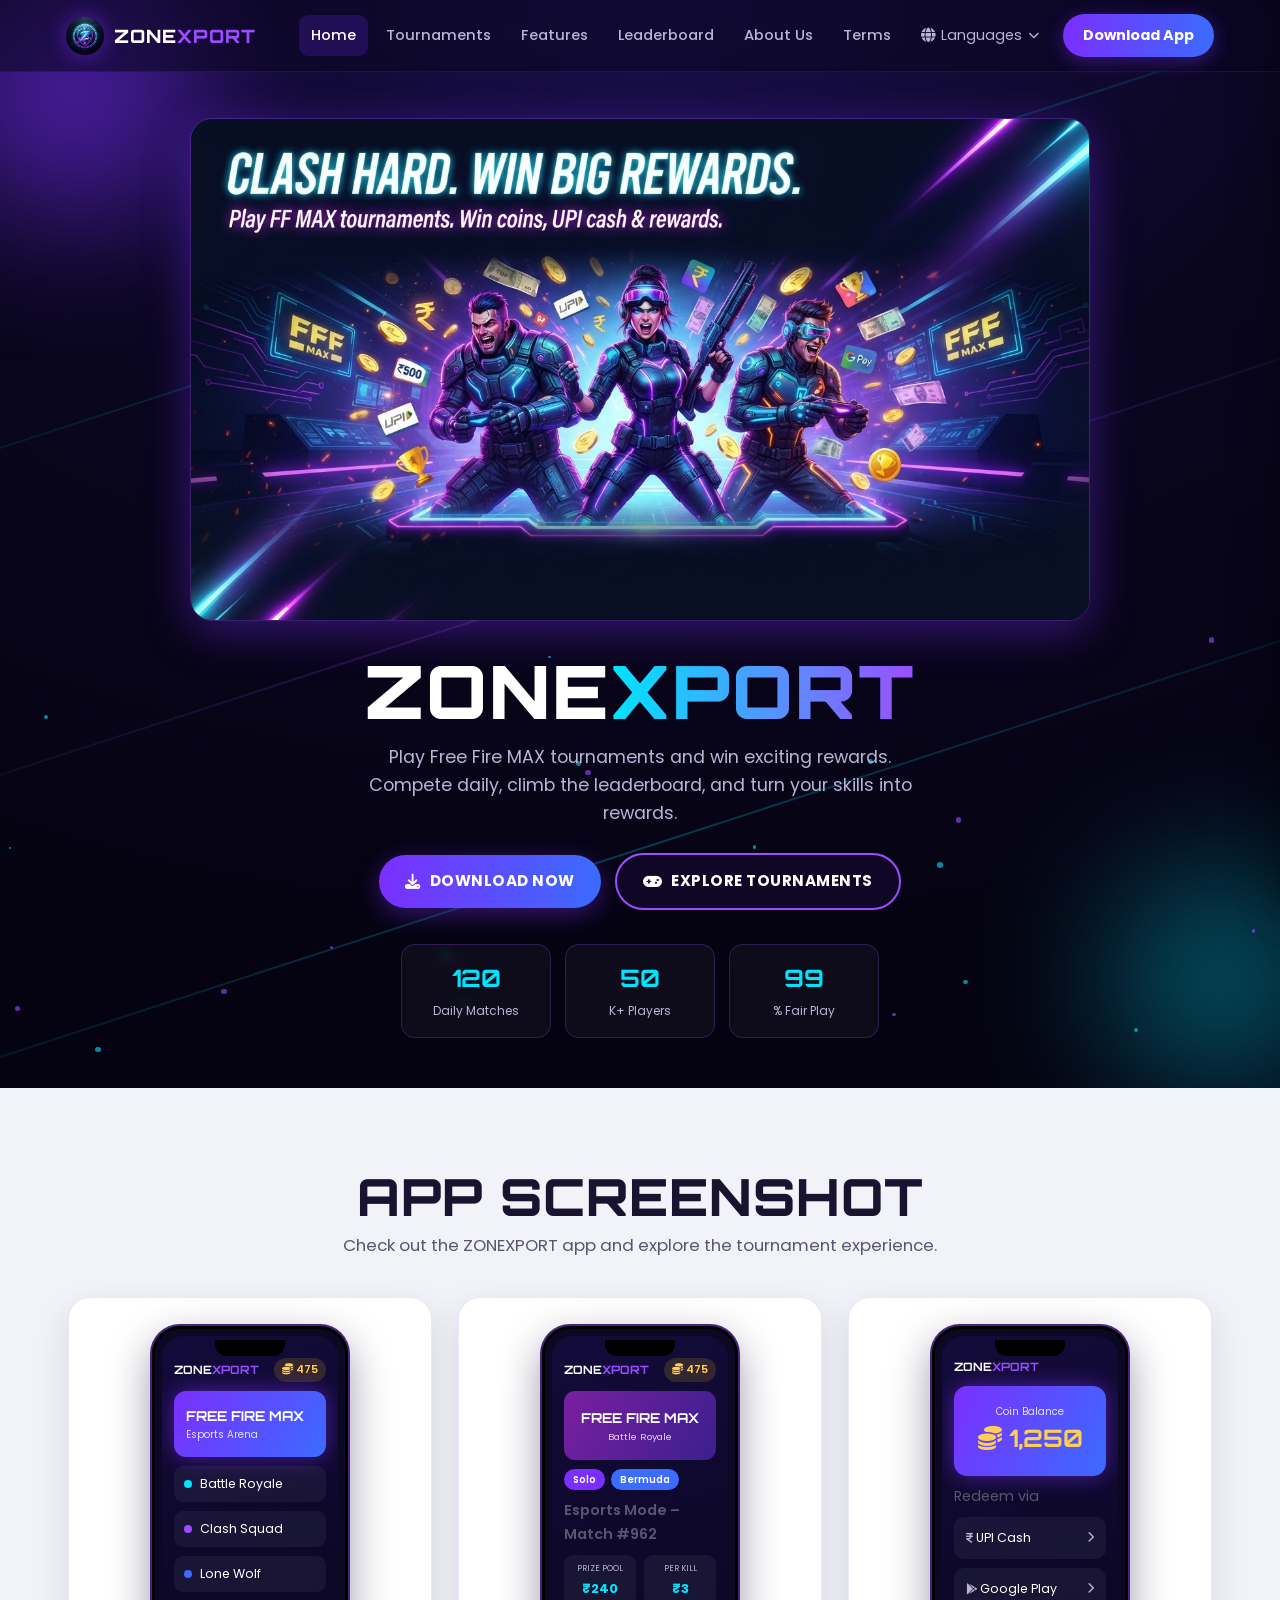
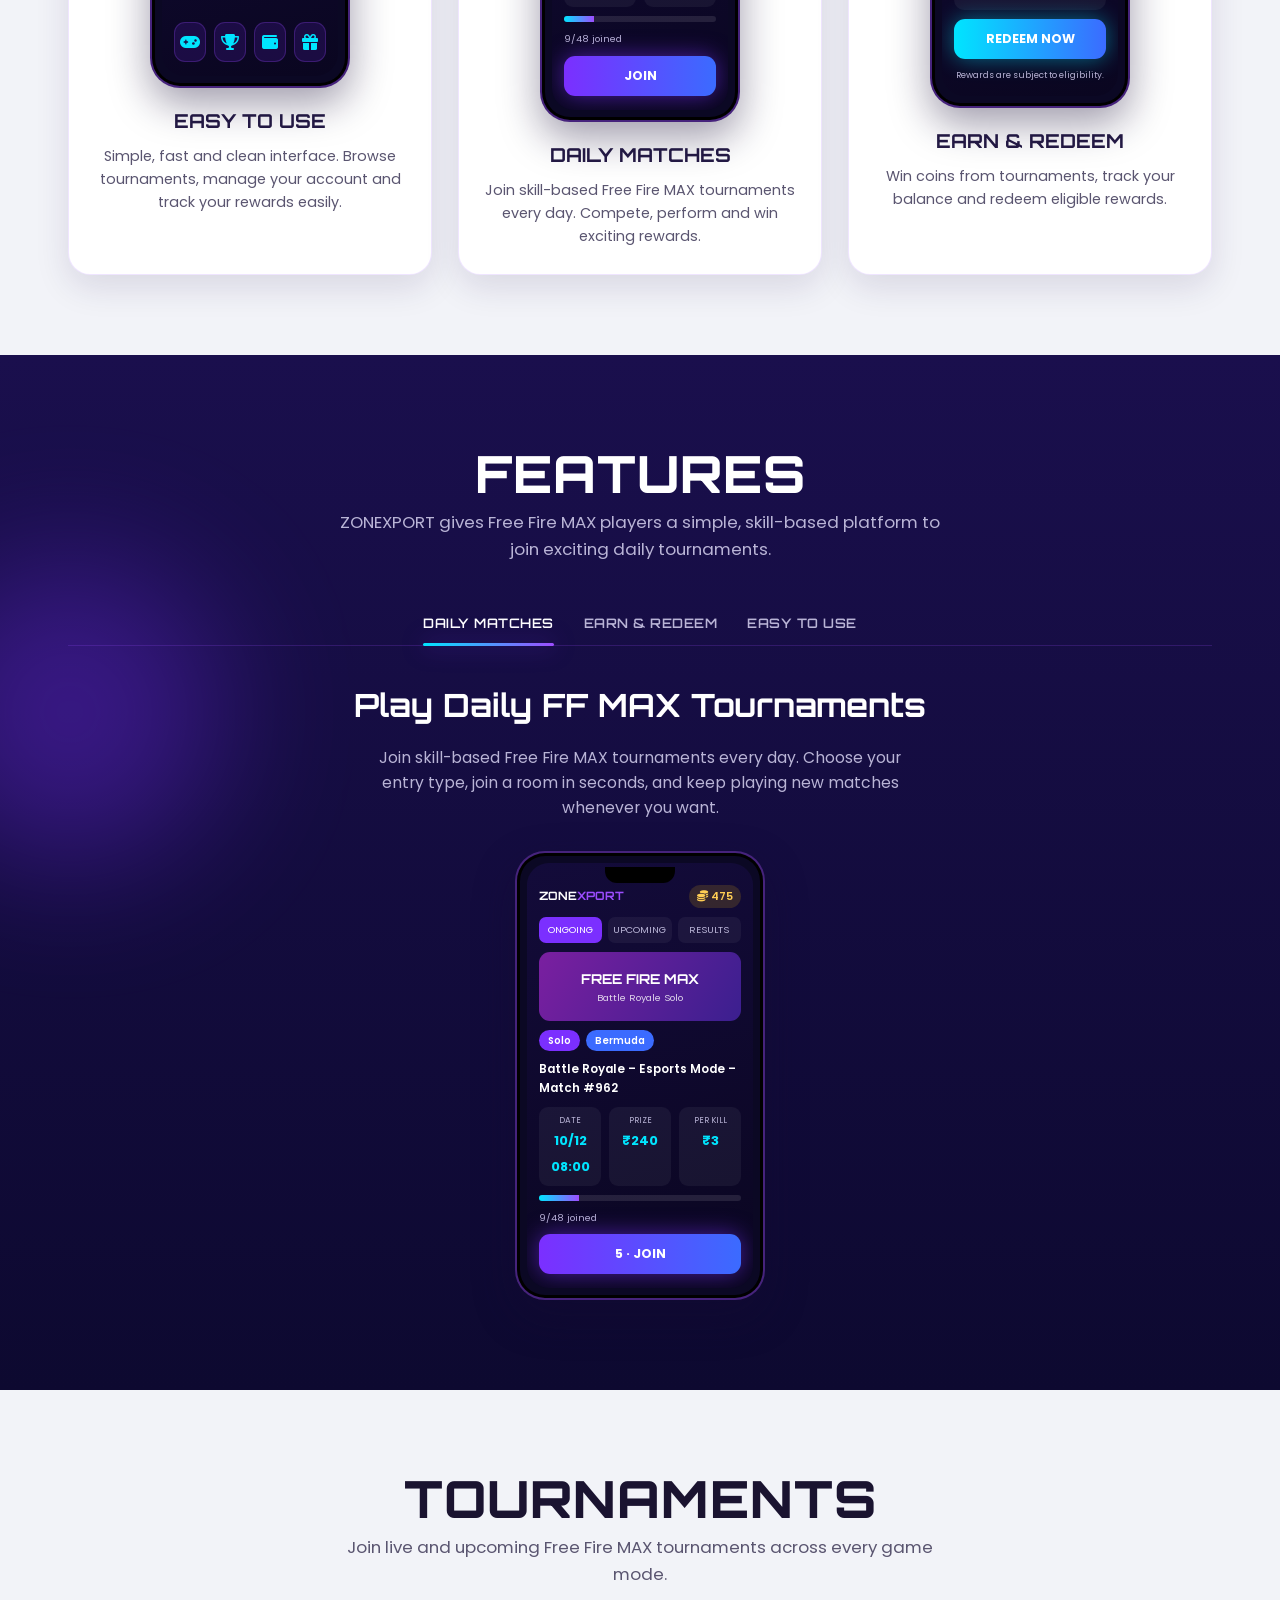
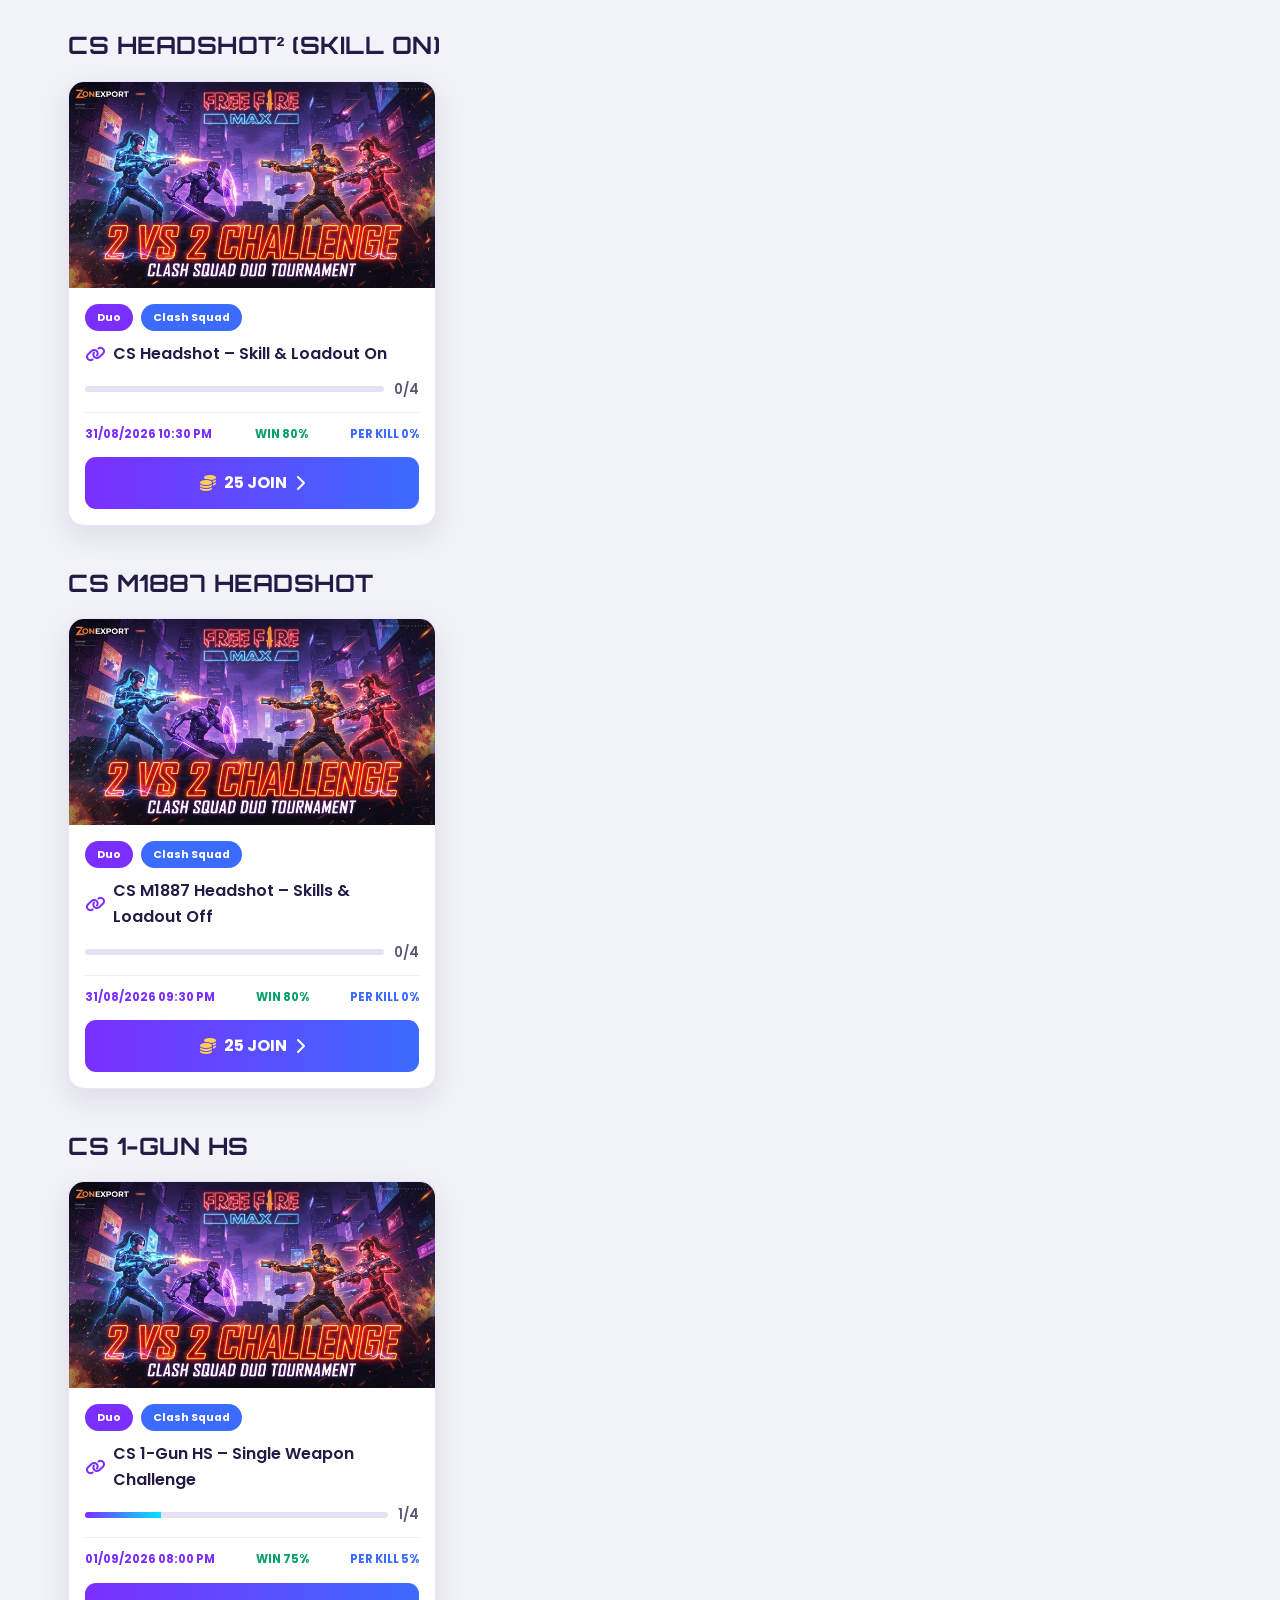
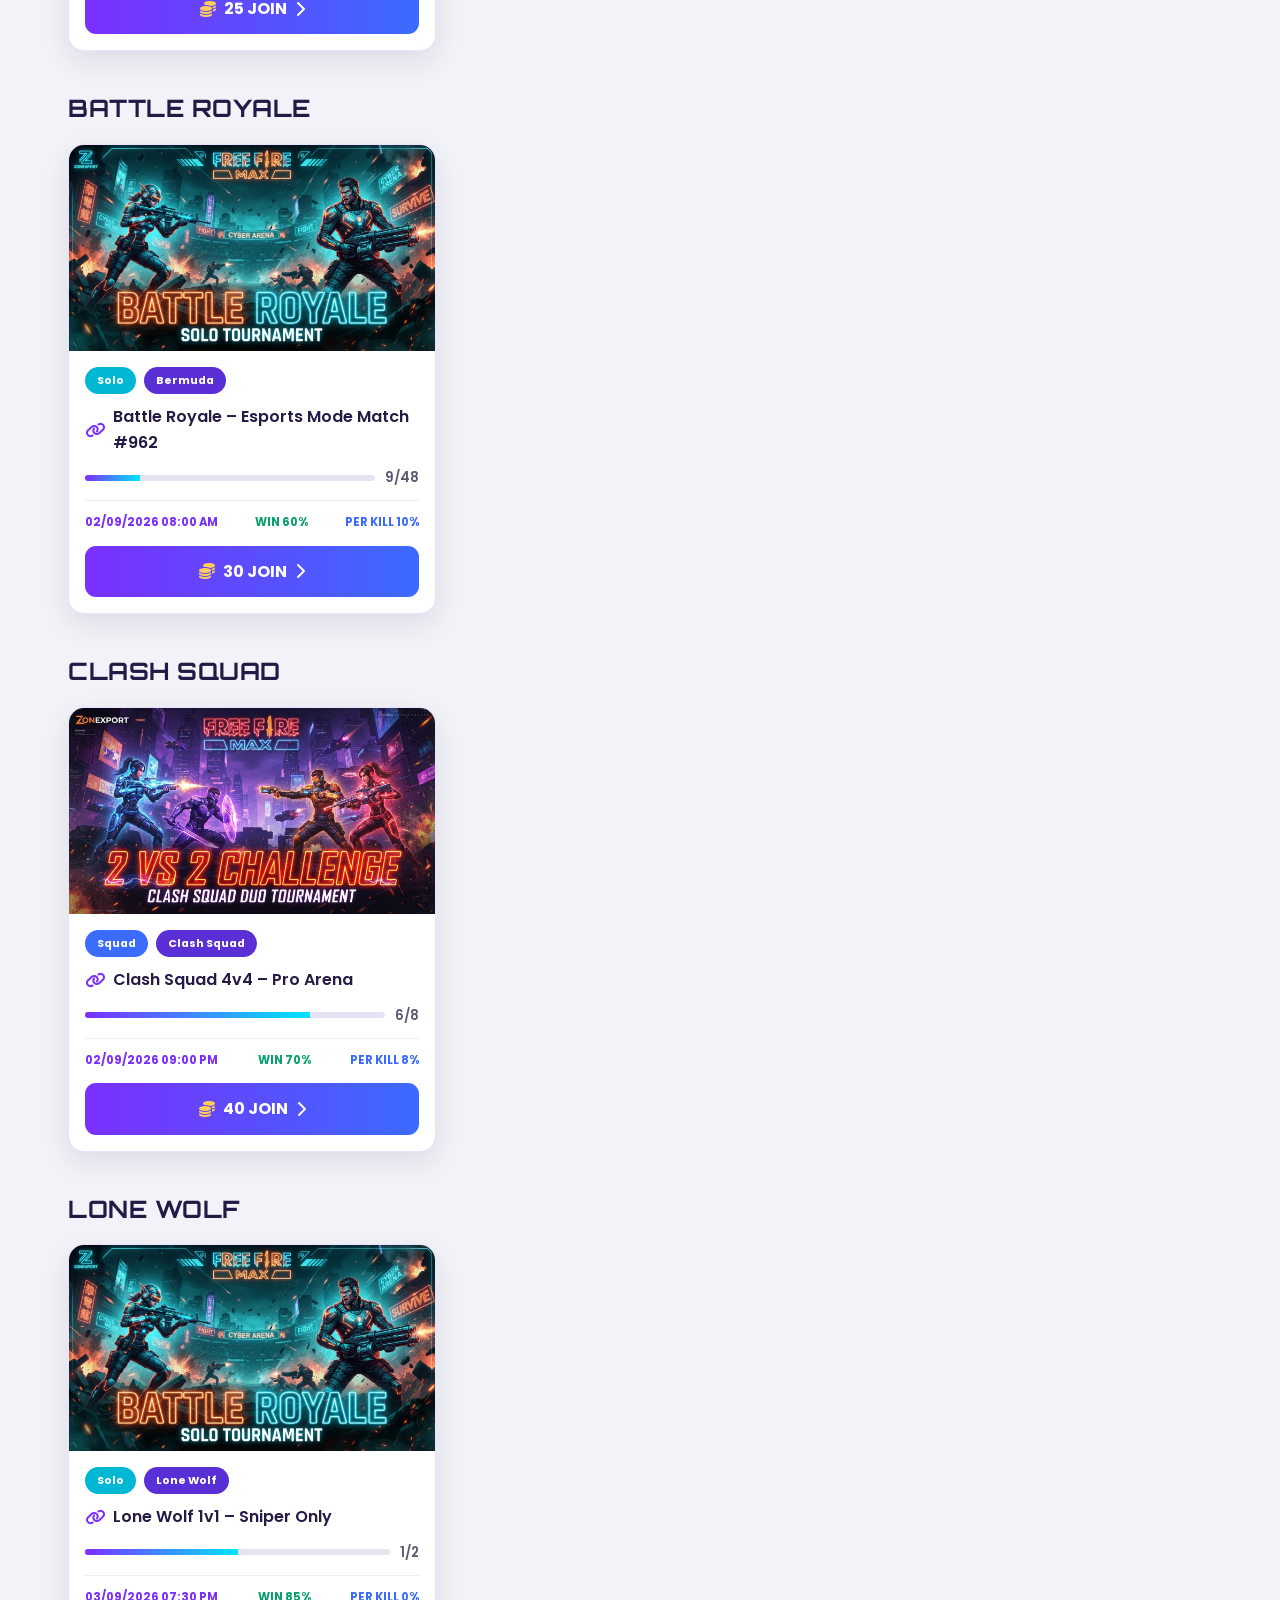
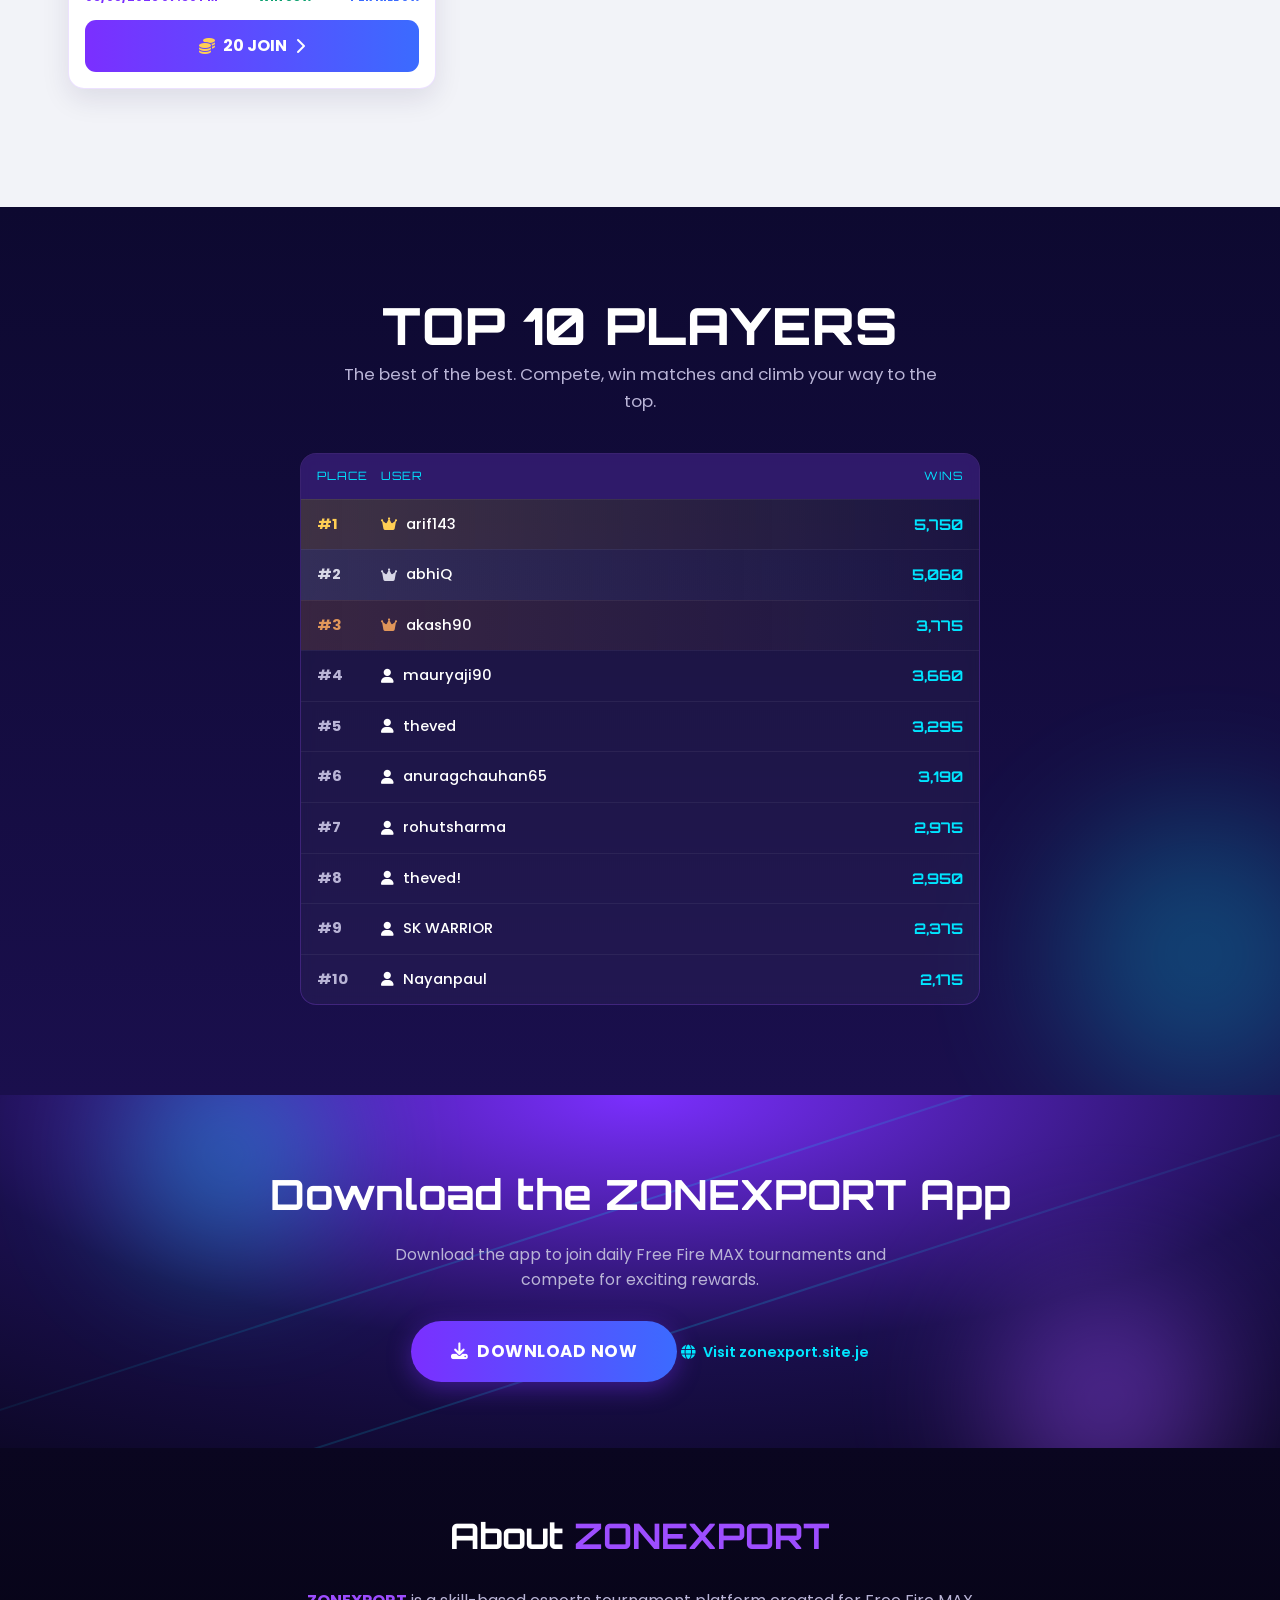
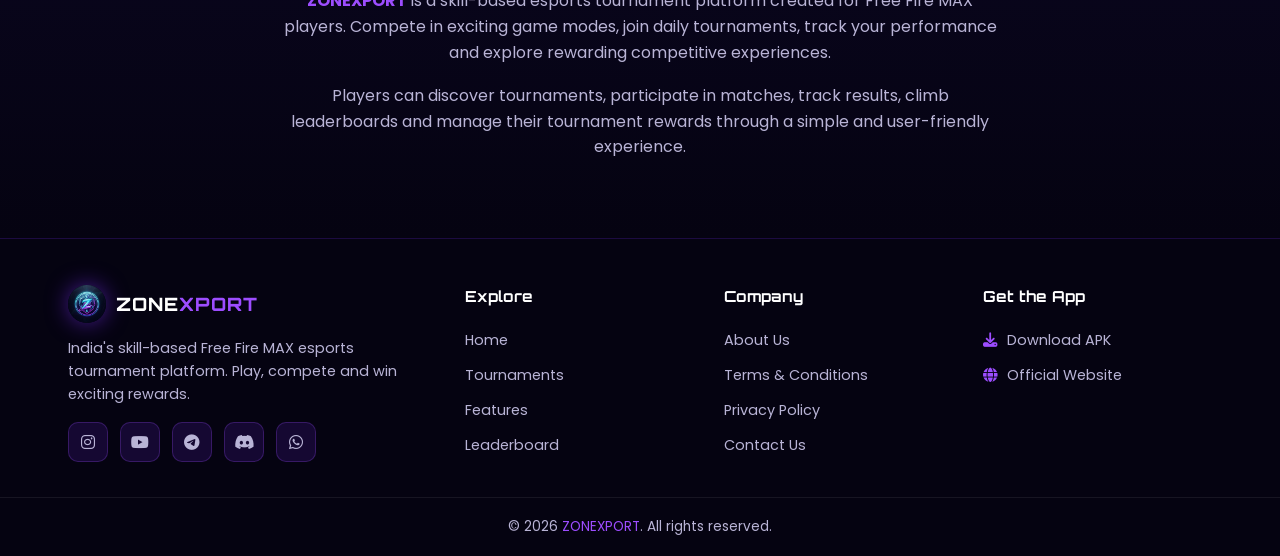
<file: index.html>
<!DOCTYPE html>
<html lang="en">
<head>
    <meta charset="UTF-8">
    <meta name="viewport" content="width=device-width, initial-scale=1.0">
    <meta name="theme-color" content="#0a0620">
    <title>ZONEXPORT – India's Free Fire MAX Esports Tournament Platform</title>
    <meta name="description" content="ZONEXPORT is a skill-based Free Fire MAX esports tournament platform. Play daily tournaments, climb the leaderboard, win coins & exciting rewards.">
    <meta name="keywords" content="ZONEXPORT, Free Fire MAX, esports, tournaments, gaming, India, Battle Royale, Clash Squad">

    <!-- Open Graph -->
    <meta property="og:title" content="ZONEXPORT – Free Fire MAX Esports Tournaments">
    <meta property="og:description" content="Play Free Fire MAX tournaments and win exciting rewards. Compete daily, climb the leaderboard.">
    <meta property="og:type" content="website">
    <meta property="og:image" content="images/hero-banner.png">

    <link rel="icon" type="image/png" href="images/logo.png">

    <!-- Fonts -->
    <link rel="preconnect" href="https://fonts.googleapis.com">
    <link rel="preconnect" href="https://fonts.gstatic.com" crossorigin>
    <link href="https://fonts.googleapis.com/css2?family=Orbitron:wght@500;600;700;800;900&family=Poppins:wght@300;400;500;600;700;800&display=swap" rel="stylesheet">

    <!-- Font Awesome -->
    <link rel="stylesheet" href="https://cdn.jsdelivr.net/npm/@fortawesome/fontawesome-free@6.5.1/css/all.min.css">

    <link rel="stylesheet" href="css/style.css">
</head>
<body>

    <!-- ============ HEADER / NAV ============ -->
    <header class="site-header" id="siteHeader">
        <div class="header-inner">
            <a href="#home" class="brand" aria-label="ZONEXPORT home">
                <img src="images/logo.png" alt="ZONEXPORT logo" class="brand-logo">
                <span class="brand-name">ZONE<span class="accent">XPORT</span></span>
            </a>

            <nav class="desktop-nav" aria-label="Primary navigation">
                <a href="#home" class="nav-link active">Home</a>
                <a href="#tournaments" class="nav-link">Tournaments</a>
                <a href="#features" class="nav-link">Features</a>
                <a href="#leaderboard" class="nav-link">Leaderboard</a>
                <a href="#about" class="nav-link">About Us</a>
                <a href="#terms" class="nav-link">Terms</a>
                <div class="lang-dropdown">
                    <button class="lang-btn" id="langBtnDesktop" aria-haspopup="true" aria-expanded="false">
                        <i class="fa-solid fa-globe"></i> Languages <i class="fa-solid fa-chevron-down chev"></i>
                    </button>
                    <ul class="lang-menu" id="langMenuDesktop">
                        <li><button>English</button></li>
                        <li><button>हिन्दी</button></li>
                        <li><button>বাংলা</button></li>
                        <li><button>தமிழ்</button></li>
                    </ul>
                </div>
                <a href="#download" class="nav-cta">Download App</a>
            </nav>

            <button class="hamburger" id="hamburger" aria-label="Open menu" aria-expanded="false" aria-controls="mobileDrawer">
                <span></span><span></span><span></span>
            </button>
        </div>
    </header>

    <!-- ============ MOBILE DRAWER ============ -->
    <div class="drawer-overlay" id="drawerOverlay"></div>
    <aside class="mobile-drawer" id="mobileDrawer" aria-label="Mobile navigation">
        <div class="drawer-head">
            <div class="brand">
                <img src="images/logo.png" alt="ZONEXPORT logo" class="brand-logo">
                <span class="brand-name">ZONE<span class="accent">XPORT</span></span>
            </div>
            <button class="drawer-close" id="drawerClose" aria-label="Close menu"><i class="fa-solid fa-xmark"></i></button>
        </div>
        <nav class="drawer-nav" aria-label="Mobile primary navigation">
            <a href="#home" class="drawer-link"><i class="fa-solid fa-house"></i> Home</a>
            <a href="#tournaments" class="drawer-link"><i class="fa-solid fa-trophy"></i> Tournaments</a>
            <a href="#features" class="drawer-link"><i class="fa-solid fa-star"></i> Features</a>
            <a href="#leaderboard" class="drawer-link"><i class="fa-solid fa-ranking-star"></i> Leaderboard</a>
            <a href="#about" class="drawer-link"><i class="fa-solid fa-circle-info"></i> About Us</a>
            <a href="#terms" class="drawer-link"><i class="fa-solid fa-file-contract"></i> Terms &amp; Conditions</a>

            <div class="drawer-lang">
                <button class="drawer-lang-toggle" id="drawerLangToggle" aria-expanded="false">
                    <span><i class="fa-solid fa-globe"></i> Languages</span>
                    <i class="fa-solid fa-chevron-down chev"></i>
                </button>
                <ul class="drawer-lang-list" id="drawerLangList">
                    <li><button>English</button></li>
                    <li><button>हिन्दी</button></li>
                    <li><button>বাংলা</button></li>
                    <li><button>தமிழ்</button></li>
                </ul>
            </div>

            <a href="#download" class="drawer-cta"><i class="fa-solid fa-download"></i> Download App</a>
        </nav>
    </aside>

    <main>
        <!-- ============ HERO ============ -->
        <section class="hero" id="home">
            <div class="hero-bg" aria-hidden="true">
                <span class="diag l1"></span><span class="diag l2"></span><span class="diag l3"></span>
                <span class="glow-orb o1"></span><span class="glow-orb o2"></span>
                <div class="particles" id="heroParticles"></div>
            </div>

            <div class="hero-content container">
                <figure class="hero-banner reveal">
                    <img src="images/hero-banner.png" alt="ZONEXPORT – Clash Hard. Win Big Rewards. Free Fire MAX esports banner" loading="eager">
                </figure>

                <h1 class="hero-title reveal">ZONE<span class="accent-grad">XPORT</span></h1>
                <p class="hero-desc reveal">Play Free Fire MAX tournaments and win exciting rewards. Compete daily, climb the leaderboard, and turn your skills into rewards.</p>

                <div class="hero-cta reveal">
                    <a href="#download" class="btn btn-primary"><i class="fa-solid fa-download"></i> DOWNLOAD NOW</a>
                    <a href="#tournaments" class="btn btn-ghost"><i class="fa-solid fa-gamepad"></i> EXPLORE TOURNAMENTS</a>
                </div>

                <ul class="hero-stats reveal">
                    <li><strong data-count="120">0</strong><span>Daily Matches</span></li>
                    <li><strong data-count="50">0</strong><span>K+ Players</span></li>
                    <li><strong data-count="99">0</strong><span>% Fair Play</span></li>
                </ul>
            </div>
        </section>

        <!-- ============ APP SCREENSHOT ============ -->
        <section class="app-screens" id="app-screens">
            <div class="container">
                <h2 class="section-title dark">APP SCREENSHOT</h2>
                <p class="section-sub dark">Check out the ZONEXPORT app and explore the tournament experience.</p>

                <div class="screen-cards">
                    <!-- Card 1 -->
                    <article class="screen-card reveal">
                        <div class="phone">
                            <div class="phone-notch"></div>
                            <div class="phone-screen app-home">
                                <div class="app-topbar"><span class="app-logo">ZONE<b>XPORT</b></span><span class="coin"><i class="fa-solid fa-coins"></i> 475</span></div>
                                <div class="app-hero-mini">FREE FIRE MAX<small>Esports Arena</small></div>
                                <div class="app-row"><span class="dot cyan"></span> Battle Royale</div>
                                <div class="app-row"><span class="dot purple"></span> Clash Squad</div>
                                <div class="app-row"><span class="dot blue"></span> Lone Wolf</div>
                                <div class="app-grid-icons">
                                    <span><i class="fa-solid fa-gamepad"></i></span>
                                    <span><i class="fa-solid fa-trophy"></i></span>
                                    <span><i class="fa-solid fa-wallet"></i></span>
                                    <span><i class="fa-solid fa-gift"></i></span>
                                </div>
                            </div>
                        </div>
                        <h3>EASY TO USE</h3>
                        <p>Simple, fast and clean interface. Browse tournaments, manage your account and track your rewards easily.</p>
                    </article>

                    <!-- Card 2 -->
                    <article class="screen-card reveal">
                        <div class="phone">
                            <div class="phone-notch"></div>
                            <div class="phone-screen app-match">
                                <div class="app-topbar"><span class="app-logo">ZONE<b>XPORT</b></span><span class="coin"><i class="fa-solid fa-coins"></i> 475</span></div>
                                <div class="match-banner">FREE FIRE MAX<small>Battle Royale</small></div>
                                <div class="match-badges"><span class="mb solo">Solo</span><span class="mb map">Bermuda</span></div>
                                <p class="match-title">Esports Mode – Match #962</p>
                                <div class="match-meta">
                                    <div><small>PRIZE POOL</small><b>₹240</b></div>
                                    <div><small>PER KILL</small><b>₹3</b></div>
                                </div>
                                <div class="match-prog"><span style="width:20%"></span></div>
                                <small class="match-count">9/48 joined</small>
                                <button class="app-join">JOIN</button>
                            </div>
                        </div>
                        <h3>DAILY MATCHES</h3>
                        <p>Join skill-based Free Fire MAX tournaments every day. Compete, perform and win exciting rewards.</p>
                    </article>

                    <!-- Card 3 -->
                    <article class="screen-card reveal">
                        <div class="phone">
                            <div class="phone-notch"></div>
                            <div class="phone-screen app-wallet">
                                <div class="app-topbar"><span class="app-logo">ZONE<b>XPORT</b></span></div>
                                <div class="wallet-balance"><small>Coin Balance</small><b><i class="fa-solid fa-coins"></i> 1,250</b></div>
                                <p class="wallet-label">Redeem via</p>
                                <div class="wallet-opt"><span><i class="fa-solid fa-indian-rupee-sign"></i> UPI Cash</span><i class="fa-solid fa-chevron-right"></i></div>
                                <div class="wallet-opt"><span><i class="fa-brands fa-google-play"></i> Google Play</span><i class="fa-solid fa-chevron-right"></i></div>
                                <button class="app-join redeem">REDEEM NOW</button>
                                <small class="wallet-note">Rewards are subject to eligibility.</small>
                            </div>
                        </div>
                        <h3>EARN &amp; REDEEM</h3>
                        <p>Win coins from tournaments, track your balance and redeem eligible rewards.</p>
                    </article>
                </div>
            </div>
        </section>

        <!-- ============ FEATURES ============ -->
        <section class="features" id="features">
            <div class="feat-bg" aria-hidden="true"><span class="glow-orb o3"></span></div>
            <div class="container">
                <h2 class="section-title">FEATURES</h2>
                <p class="section-sub">ZONEXPORT gives Free Fire MAX players a simple, skill-based platform to join exciting daily tournaments.</p>

                <div class="tabs" role="tablist" aria-label="Feature tabs">
                    <button class="tab active" role="tab" aria-selected="true" data-tab="daily">DAILY MATCHES</button>
                    <button class="tab" role="tab" aria-selected="false" data-tab="earn">EARN &amp; REDEEM</button>
                    <button class="tab" role="tab" aria-selected="false" data-tab="easy">EASY TO USE</button>
                </div>

                <!-- DAILY -->
                <div class="tab-panel active" id="panel-daily" role="tabpanel">
                    <h3 class="feat-heading">Play Daily FF MAX Tournaments</h3>
                    <p class="feat-desc">Join skill-based Free Fire MAX tournaments every day. Choose your entry type, join a room in seconds, and keep playing new matches whenever you want.</p>
                    <div class="phone big">
                        <div class="phone-notch"></div>
                        <div class="phone-screen app-match">
                            <div class="app-topbar"><span class="app-logo">ZONE<b>XPORT</b></span><span class="coin"><i class="fa-solid fa-coins"></i> 475</span></div>
                            <div class="app-tabs-mini"><span class="on">ONGOING</span><span>UPCOMING</span><span>RESULTS</span></div>
                            <div class="match-banner">FREE FIRE MAX<small>Battle Royale Solo</small></div>
                            <div class="match-badges"><span class="mb solo">Solo</span><span class="mb map">Bermuda</span></div>
                            <p class="match-title">Battle Royale – Esports Mode – Match #962</p>
                            <div class="match-meta three">
                                <div><small>DATE</small><b>10/12 08:00</b></div>
                                <div><small>PRIZE</small><b>₹240</b></div>
                                <div><small>PER KILL</small><b>₹3</b></div>
                            </div>
                            <div class="match-prog"><span style="width:20%"></span></div>
                            <small class="match-count">9/48 joined</small>
                            <button class="app-join">5 · JOIN</button>
                        </div>
                    </div>
                </div>

                <!-- EARN -->
                <div class="tab-panel" id="panel-earn" role="tabpanel" hidden>
                    <h3 class="feat-heading">Earn &amp; Redeem Rewards</h3>
                    <p class="feat-desc">Win tournament coins, track your balance and redeem eligible rewards through supported redemption methods.</p>
                    <div class="phone big">
                        <div class="phone-notch"></div>
                        <div class="phone-screen app-wallet">
                            <div class="app-topbar"><span class="app-logo">ZONE<b>XPORT</b></span></div>
                            <div class="wallet-balance"><small>Coin Balance</small><b><i class="fa-solid fa-coins"></i> 1,250</b></div>
                            <div class="wallet-stats">
                                <div><small>Won</small><b>32</b></div>
                                <div><small>Matches</small><b>148</b></div>
                                <div><small>Rank</small><b>#7</b></div>
                            </div>
                            <p class="wallet-label">Redeem via</p>
                            <div class="wallet-opt"><span><i class="fa-solid fa-indian-rupee-sign"></i> UPI Cash</span><i class="fa-solid fa-chevron-right"></i></div>
                            <div class="wallet-opt"><span><i class="fa-brands fa-google-play"></i> Google Play Code</span><i class="fa-solid fa-chevron-right"></i></div>
                            <button class="app-join redeem">REDEEM NOW</button>
                        </div>
                    </div>
                </div>

                <!-- EASY -->
                <div class="tab-panel" id="panel-easy" role="tabpanel" hidden>
                    <h3 class="feat-heading">Simple. Fast. Easy.</h3>
                    <p class="feat-desc">Everything you need to discover tournaments, join matches, track results and manage rewards from one clean interface.</p>
                    <div class="phone big">
                        <div class="phone-notch"></div>
                        <div class="phone-screen app-home">
                            <div class="app-topbar"><span class="app-logo">ZONE<b>XPORT</b></span><span class="coin"><i class="fa-solid fa-coins"></i> 475</span></div>
                            <div class="app-hero-mini">Welcome back, Gamer!<small>Ready to clash?</small></div>
                            <div class="app-grid-icons big">
                                <span><i class="fa-solid fa-gamepad"></i><small>Play</small></span>
                                <span><i class="fa-solid fa-trophy"></i><small>Ranks</small></span>
                                <span><i class="fa-solid fa-wallet"></i><small>Wallet</small></span>
                                <span><i class="fa-solid fa-gift"></i><small>Rewards</small></span>
                                <span><i class="fa-solid fa-users"></i><small>Teams</small></span>
                                <span><i class="fa-solid fa-headset"></i><small>Support</small></span>
                            </div>
                            <div class="app-row"><span class="dot cyan"></span> Live: 12 tournaments</div>
                        </div>
                    </div>
                </div>
            </div>
        </section>

        <!-- ============ TOURNAMENTS ============ -->
        <section class="tournaments" id="tournaments">
            <div class="container">
                <h2 class="section-title dark">TOURNAMENTS</h2>
                <p class="section-sub dark">Join live and upcoming Free Fire MAX tournaments across every game mode.</p>

                <div id="tournamentGroups"><!-- injected by JS --></div>
            </div>
        </section>

        <!-- ============ LEADERBOARD ============ -->
        <section class="leaderboard" id="leaderboard">
            <div class="lb-bg" aria-hidden="true"><span class="glow-orb o4"></span></div>
            <div class="container">
                <h2 class="section-title">TOP 10 PLAYERS</h2>
                <p class="section-sub">The best of the best. Compete, win matches and climb your way to the top.</p>
                <div class="lb-table" id="leaderboardTable"><!-- injected by JS --></div>
            </div>
        </section>

        <!-- ============ DOWNLOAD CTA ============ -->
        <section class="download-cta" id="download">
            <div class="dl-bg" aria-hidden="true">
                <span class="diag l1"></span><span class="diag l2"></span>
                <span class="glow-orb o5"></span><span class="glow-orb o6"></span>
            </div>
            <div class="container">
                <h2 class="dl-title">Download the ZONEXPORT App</h2>
                <p class="dl-desc">Download the app to join daily Free Fire MAX tournaments and compete for exciting rewards.</p>
                <a href="https://github.com/mahali386/ZONEXPORT/releases/download/V1/ZONEXPORT.apk" class="btn btn-primary big-btn"><i class="fa-solid fa-download"></i> DOWNLOAD NOW</a>
                <a href="https://zonexport.site.je" target="_blank" rel="noopener" class="dl-web-link"><i class="fa-solid fa-globe"></i> Visit zonexport.site.je</a>
            </div>
        </section>

        <!-- ============ ABOUT ============ -->
        <section class="about" id="about">
            <div class="container">
                <h2 class="about-title">About <span class="accent">ZONEXPORT</span></h2>
                <p><b class="accent">ZONEXPORT</b> is a skill-based esports tournament platform created for Free Fire MAX players. Compete in exciting game modes, join daily tournaments, track your performance and explore rewarding competitive experiences.</p>
                <p>Players can discover tournaments, participate in matches, track results, climb leaderboards and manage their tournament rewards through a simple and user-friendly experience.</p>
            </div>
        </section>
    </main>

    <!-- ============ FOOTER ============ -->
    <footer class="site-footer" id="terms">
        <div class="container footer-grid">
            <div class="footer-brand">
                <div class="brand">
                    <img src="images/logo.png" alt="ZONEXPORT logo" class="brand-logo">
                    <span class="brand-name">ZONE<span class="accent">XPORT</span></span>
                </div>
                <p>India's skill-based Free Fire MAX esports tournament platform. Play, compete and win exciting rewards.</p>
                <div class="socials">
                    <a href="#" aria-label="Instagram"><i class="fa-brands fa-instagram"></i></a>
                    <a href="#" aria-label="YouTube"><i class="fa-brands fa-youtube"></i></a>
                    <a href="#" aria-label="Telegram"><i class="fa-brands fa-telegram"></i></a>
                    <a href="#" aria-label="Discord"><i class="fa-brands fa-discord"></i></a>
                    <a href="#" aria-label="WhatsApp"><i class="fa-brands fa-whatsapp"></i></a>
                </div>
            </div>

            <div class="footer-col">
                <h4>Explore</h4>
                <a href="#home">Home</a>
                <a href="#tournaments">Tournaments</a>
                <a href="#features">Features</a>
                <a href="#leaderboard">Leaderboard</a>
            </div>
            <div class="footer-col">
                <h4>Company</h4>
                <a href="#about">About Us</a>
                <a href="#terms">Terms &amp; Conditions</a>
                <a href="#terms">Privacy Policy</a>
                <a href="#terms">Contact Us</a>
            </div>
            <div class="footer-col">
                <h4>Get the App</h4>
                <a href="https://github.com/mahali386/ZONEXPORT/releases/download/V1/ZONEXPORT.apk"><i class="fa-solid fa-download"></i> Download APK</a>
                <a href="https://zonexport.site.je" target="_blank" rel="noopener"><i class="fa-solid fa-globe"></i> Official Website</a>
            </div>
        </div>
        <div class="footer-bottom">
            <p>&copy; 2026 <span class="accent">ZONEXPORT</span>. All rights reserved.</p>
        </div>
    </footer>

    <a href="#home" class="back-top" id="backTop" aria-label="Back to top"><i class="fa-solid fa-arrow-up"></i></a>

    <script src="js/main.js"></script>
</body>
</html>
</file>
<file: css/style.css>
/* ============================================================
   ZONEXPORT — Premium Free Fire MAX Esports Landing
   Mobile-first, neon gaming theme
   ============================================================ */

:root{
    --navy:#0a0620;
    --navy-2:#0d0930;
    --black:#050311;
    --purple-deep:#1a0f4d;
    --purple:#7b2fff;
    --purple-bright:#9d4dff;
    --cyan:#00e5ff;
    --blue:#3b6bff;
    --white:#ffffff;
    --muted:#b9b4d6;
    --card-light:#ffffff;
    --light-bg:#f2f3f8;
    --radius:16px;
    --radius-lg:22px;
    --shadow-neon:0 0 22px rgba(123,47,255,.55);
    --shadow-cyan:0 0 22px rgba(0,229,255,.45);
    --maxw:1180px;
    --header-h:64px;
    font-family:'Poppins',system-ui,sans-serif;
}

*{margin:0;padding:0;box-sizing:border-box}
html{scroll-behavior:smooth;-webkit-text-size-adjust:100%}
body{
    background:var(--navy);
    color:var(--white);
    font-family:'Poppins',sans-serif;
    line-height:1.6;
    overflow-x:hidden;
    font-size:15px;
}
img{max-width:100%;display:block}
a{text-decoration:none;color:inherit}
ul{list-style:none}
button{font-family:inherit;cursor:pointer;border:none;background:none;color:inherit}

.container{width:100%;max-width:var(--maxw);margin:0 auto;padding:0 18px}
.accent{color:var(--purple-bright)}
.accent-grad{
    background:linear-gradient(90deg,var(--cyan),var(--purple-bright));
    -webkit-background-clip:text;background-clip:text;-webkit-text-fill-color:transparent;
}

/* ---------- Section titles ---------- */
.section-title{
    font-family:'Orbitron',sans-serif;
    font-weight:800;
    font-size:clamp(1.9rem,8vw,3.2rem);
    text-align:center;
    letter-spacing:1px;
    margin-bottom:.5rem;
    line-height:1.1;
}
.section-title.dark{color:#1a1330}
.section-sub{
    text-align:center;color:var(--muted);
    max-width:640px;margin:0 auto 2.4rem;
    font-size:clamp(.92rem,3.4vw,1.05rem);
    padding:0 6px;
}
.section-sub.dark{color:#5a5570}

/* ============ HEADER ============ */
.site-header{
    position:fixed;top:0;left:0;right:0;z-index:900;
    height:var(--header-h);
    background:rgba(10,6,32,.55);
    backdrop-filter:blur(14px);-webkit-backdrop-filter:blur(14px);
    border-bottom:1px solid rgba(123,47,255,.18);
    transition:background .3s,box-shadow .3s;
}
.site-header.scrolled{
    background:rgba(8,5,26,.92);
    box-shadow:0 6px 26px rgba(0,0,0,.5);
}
.header-inner{
    max-width:var(--maxw);margin:0 auto;height:100%;
    display:flex;align-items:center;justify-content:space-between;
    padding:0 16px;
}
.brand{display:flex;align-items:center;gap:10px}
.brand-logo{width:38px;height:38px;border-radius:50%;object-fit:cover;box-shadow:var(--shadow-neon)}
.brand-name{font-family:'Orbitron',sans-serif;font-weight:800;font-size:1.15rem;letter-spacing:1px}

/* Hamburger */
.hamburger{
    width:46px;height:40px;border:1px solid rgba(157,77,255,.5);
    border-radius:10px;display:flex;flex-direction:column;
    justify-content:center;align-items:center;gap:5px;
    background:rgba(123,47,255,.12);
}
.hamburger span{width:22px;height:2px;background:var(--white);border-radius:2px;transition:.3s}
.hamburger.open span:nth-child(1){transform:translateY(7px) rotate(45deg)}
.hamburger.open span:nth-child(2){opacity:0}
.hamburger.open span:nth-child(3){transform:translateY(-7px) rotate(-45deg)}

.desktop-nav{display:none}

/* ============ MOBILE DRAWER ============ */
.drawer-overlay{
    position:fixed;inset:0;z-index:950;
    background:rgba(3,2,10,.6);backdrop-filter:blur(3px);
    opacity:0;visibility:hidden;transition:.3s;
}
.drawer-overlay.show{opacity:1;visibility:visible}
.mobile-drawer{
    position:fixed;top:0;right:0;z-index:960;
    width:min(84vw,320px);height:100%;
    background:linear-gradient(160deg,var(--navy-2),var(--purple-deep));
    border-left:1px solid rgba(157,77,255,.3);
    transform:translateX(105%);transition:transform .35s cubic-bezier(.4,0,.2,1);
    padding:16px;overflow-y:auto;
    box-shadow:-10px 0 40px rgba(0,0,0,.5);
}
.mobile-drawer.open{transform:translateX(0)}
.drawer-head{display:flex;align-items:center;justify-content:space-between;padding-bottom:14px;border-bottom:1px solid rgba(157,77,255,.2);margin-bottom:14px}
.drawer-close{width:38px;height:38px;border-radius:10px;background:rgba(255,255,255,.06);font-size:1.15rem}
.drawer-nav{display:flex;flex-direction:column;gap:6px}
.drawer-link{
    display:flex;align-items:center;gap:12px;
    padding:13px 12px;border-radius:12px;font-weight:500;color:var(--muted);
    transition:.25s;
}
.drawer-link i{width:20px;text-align:center;color:var(--purple-bright)}
.drawer-link:hover,.drawer-link:active{background:rgba(123,47,255,.18);color:#fff;transform:translateX(3px)}
.drawer-lang{margin-top:4px}
.drawer-lang-toggle{
    width:100%;display:flex;align-items:center;justify-content:space-between;
    padding:13px 12px;border-radius:12px;color:var(--muted);font-weight:500;
}
.drawer-lang-toggle i:first-child{color:var(--purple-bright);margin-right:8px}
.drawer-lang-toggle .chev{transition:.3s}
.drawer-lang-toggle.open .chev{transform:rotate(180deg)}
.drawer-lang-list{max-height:0;overflow:hidden;transition:max-height .3s;padding-left:14px}
.drawer-lang-list.open{max-height:220px}
.drawer-lang-list button{display:block;width:100%;text-align:left;padding:10px 12px;color:var(--muted);border-radius:8px}
.drawer-lang-list button:hover{color:#fff;background:rgba(0,229,255,.1)}
.drawer-cta{
    margin-top:14px;display:flex;align-items:center;justify-content:center;gap:10px;
    padding:14px;border-radius:12px;font-weight:700;
    background:linear-gradient(90deg,var(--purple),var(--blue));
    box-shadow:var(--shadow-neon);
}

/* ============ BUTTONS ============ */
.btn{
    display:inline-flex;align-items:center;justify-content:center;gap:9px;
    padding:14px 26px;border-radius:50px;font-weight:700;
    font-size:.95rem;letter-spacing:.5px;transition:.3s;
    text-align:center;
}
.btn-primary{
    background:linear-gradient(90deg,var(--purple),var(--blue));
    color:#fff;box-shadow:0 6px 24px rgba(123,47,255,.4);
}
.btn-primary:hover{transform:translateY(-3px);box-shadow:0 0 30px rgba(157,77,255,.85)}
.btn-ghost{
    border:2px solid var(--purple-bright);color:#fff;background:rgba(123,47,255,.08);
}
.btn-ghost:hover{background:rgba(123,47,255,.28);box-shadow:var(--shadow-neon);transform:translateY(-3px)}

/* ============ HERO ============ */
.hero{
    position:relative;padding:calc(var(--header-h) + 26px) 0 50px;
    background:radial-gradient(120% 90% at 50% 0%,var(--purple-deep) 0%,var(--navy) 45%,var(--black) 100%);
    overflow:hidden;
}
.hero-bg{position:absolute;inset:0;pointer-events:none;overflow:hidden}
.diag{position:absolute;height:2px;width:160%;left:-30%;
    background:linear-gradient(90deg,transparent,rgba(0,229,255,.5),transparent);
    transform:rotate(-18deg);opacity:.5;
}
.hero-bg .l1{top:22%}.hero-bg .l2{top:52%;background:linear-gradient(90deg,transparent,rgba(157,77,255,.5),transparent)}.hero-bg .l3{top:78%}
.glow-orb{position:absolute;border-radius:50%;filter:blur(70px);opacity:.55}
.hero-bg .o1{width:260px;height:260px;background:var(--purple);top:-40px;left:-60px}
.hero-bg .o2{width:220px;height:220px;background:var(--cyan);bottom:0;right:-50px;opacity:.35}
.particles{position:absolute;inset:0}
.particles i{position:absolute;width:4px;height:4px;border-radius:50%;background:var(--cyan);opacity:.6;animation:floatUp linear infinite}
@keyframes floatUp{0%{transform:translateY(0);opacity:0}10%{opacity:.7}100%{transform:translateY(-120px);opacity:0}}

.hero-content{position:relative;z-index:2;text-align:center}
.hero-banner{border-radius:var(--radius-lg);overflow:hidden;margin-bottom:26px;
    border:1px solid rgba(157,77,255,.35);box-shadow:0 10px 45px rgba(123,47,255,.4);
}
.hero-banner img{width:100%}
.hero-title{font-family:'Orbitron',sans-serif;font-weight:900;font-size:clamp(2.6rem,13vw,4.6rem);letter-spacing:2px;line-height:1;margin-bottom:14px}
.hero-desc{color:var(--muted);max-width:560px;margin:0 auto 26px;font-size:clamp(.95rem,3.6vw,1.1rem)}
.hero-cta{display:flex;flex-direction:column;gap:14px;align-items:center;margin-bottom:34px}
.hero-cta .btn{width:100%;max-width:320px}

.hero-stats{display:flex;justify-content:center;gap:14px;flex-wrap:wrap}
.hero-stats li{
    flex:1;min-width:96px;max-width:150px;
    background:rgba(255,255,255,.04);border:1px solid rgba(157,77,255,.25);
    border-radius:14px;padding:14px 8px;backdrop-filter:blur(6px);
}
.hero-stats strong{display:block;font-family:'Orbitron',sans-serif;font-size:1.5rem;color:var(--cyan)}
.hero-stats span{font-size:.75rem;color:var(--muted)}

/* ============ APP SCREENSHOTS ============ */
.app-screens{background:var(--light-bg);padding:60px 0;color:#1a1330}
.screen-cards{display:flex;flex-direction:column;gap:26px}
.screen-card{
    background:#fff;border-radius:var(--radius-lg);padding:26px 20px;text-align:center;
    box-shadow:0 12px 34px rgba(30,15,70,.12);border:1px solid rgba(123,47,255,.12);
    transition:transform .3s,box-shadow .3s;
}
.screen-card:hover{transform:translateY(-6px);box-shadow:0 18px 44px rgba(123,47,255,.25)}
.screen-card h3{font-family:'Orbitron',sans-serif;font-size:1.2rem;margin:18px 0 8px;color:#241a45}
.screen-card p{color:#5a5570;font-size:.9rem}

/* ============ PHONE MOCKUPS ============ */
.phone{
    width:200px;margin:0 auto;position:relative;
    background:#0b0824;border-radius:30px;padding:10px;
    border:2px solid rgba(157,77,255,.4);
    box-shadow:0 16px 40px rgba(20,10,50,.4),inset 0 0 0 3px #000;
}
.phone.big{width:250px}
.phone-notch{position:absolute;top:14px;left:50%;transform:translateX(-50%);width:70px;height:16px;background:#000;border-radius:0 0 12px 12px;z-index:3}
.phone-screen{
    background:linear-gradient(165deg,#130b3a,#0a0620);
    border-radius:22px;padding:22px 12px 14px;min-height:340px;
    display:flex;flex-direction:column;gap:9px;text-align:left;color:#fff;
    overflow:hidden;
}
.phone.big .phone-screen{min-height:420px}
.app-topbar{display:flex;align-items:center;justify-content:space-between;font-size:.7rem}
.app-logo{font-family:'Orbitron',sans-serif;font-weight:700;font-size:.72rem}
.app-logo b{color:var(--purple-bright)}
.coin{background:rgba(255,193,7,.15);color:#ffce54;padding:3px 8px;border-radius:20px;font-weight:600}
.app-hero-mini{
    background:linear-gradient(120deg,var(--purple),var(--blue));border-radius:12px;
    padding:14px 12px;font-family:'Orbitron',sans-serif;font-weight:700;font-size:.85rem;
    box-shadow:var(--shadow-neon);
}
.app-hero-mini small{display:block;font-family:'Poppins';font-weight:400;font-size:.62rem;opacity:.85}
.app-row{display:flex;align-items:center;gap:8px;font-size:.78rem;background:rgba(255,255,255,.05);padding:8px 10px;border-radius:9px}
.dot{width:8px;height:8px;border-radius:50%}
.dot.cyan{background:var(--cyan)}.dot.purple{background:var(--purple-bright)}.dot.blue{background:var(--blue)}
.app-grid-icons{display:grid;grid-template-columns:repeat(4,1fr);gap:8px;margin-top:auto}
.app-grid-icons.big{grid-template-columns:repeat(3,1fr)}
.app-grid-icons span{
    background:rgba(123,47,255,.15);border:1px solid rgba(157,77,255,.25);
    border-radius:11px;padding:11px 4px;display:flex;flex-direction:column;align-items:center;gap:4px;
    color:var(--cyan);font-size:1rem;
}
.app-grid-icons span small{color:var(--muted);font-size:.55rem}

/* match screen */
.match-banner{background:linear-gradient(120deg,#7a1fa0,#3b1f8f);border-radius:11px;padding:16px 12px;font-family:'Orbitron';font-weight:700;font-size:.85rem;text-align:center}
.match-banner small{display:block;font-family:'Poppins';font-weight:400;font-size:.6rem;opacity:.8}
.app-tabs-mini{display:flex;gap:6px;font-size:.6rem}
.app-tabs-mini span{flex:1;text-align:center;padding:5px;border-radius:7px;background:rgba(255,255,255,.05);color:var(--muted)}
.app-tabs-mini .on{background:var(--purple);color:#fff}
.match-badges{display:flex;gap:6px}
.mb{font-size:.6rem;font-weight:600;padding:3px 9px;border-radius:20px}
.mb.solo{background:var(--purple)}.mb.map{background:var(--blue)}
.match-title{font-size:.74rem;font-weight:600}
.match-meta{display:flex;gap:8px}
.match-meta.three>div{flex:1}
.match-meta>div{flex:1;background:rgba(255,255,255,.05);border-radius:9px;padding:7px 8px;text-align:center}
.match-meta small{display:block;font-size:.52rem;color:var(--muted)}
.match-meta b{font-size:.8rem;color:var(--cyan)}
.match-prog{height:6px;background:rgba(255,255,255,.1);border-radius:20px;overflow:hidden}
.match-prog span{display:block;height:100%;background:linear-gradient(90deg,var(--cyan),var(--purple-bright))}
.match-count{font-size:.6rem;color:var(--muted)}
.app-join{margin-top:auto;background:linear-gradient(90deg,var(--purple),var(--blue));color:#fff;font-weight:700;padding:11px;border-radius:11px;font-size:.78rem;box-shadow:var(--shadow-neon)}
.app-join.redeem{background:linear-gradient(90deg,var(--cyan),var(--blue));box-shadow:var(--shadow-cyan)}

/* wallet */
.wallet-balance{background:linear-gradient(120deg,var(--purple),var(--blue));border-radius:13px;padding:18px;text-align:center;box-shadow:var(--shadow-neon)}
.wallet-balance small{display:block;font-size:.62rem;opacity:.85}
.wallet-balance b{font-family:'Orbitron';font-size:1.5rem;color:#ffce54}
.wallet-stats{display:flex;gap:6px}
.wallet-stats>div{flex:1;background:rgba(255,255,255,.05);border-radius:9px;padding:8px;text-align:center}
.wallet-stats small{display:block;font-size:.55rem;color:var(--muted)}
.wallet-stats b{color:var(--cyan);font-size:.85rem}
.wallet-label{font-size:.68rem;color:var(--muted)}
.wallet-opt{display:flex;align-items:center;justify-content:space-between;background:rgba(255,255,255,.05);padding:11px 12px;border-radius:10px;font-size:.78rem}
.wallet-opt i:last-child{color:var(--muted);font-size:.7rem}
.wallet-note{font-size:.55rem;color:var(--muted);text-align:center}

/* ============ FEATURES ============ */
.features{position:relative;padding:64px 0;background:linear-gradient(180deg,var(--purple-deep),var(--navy-2));overflow:hidden}
.feat-bg .o3{width:300px;height:300px;background:var(--purple);top:20%;left:-80px;opacity:.35}
.features .container{position:relative;z-index:2}
.tabs{display:flex;gap:6px;justify-content:center;flex-wrap:wrap;margin-bottom:34px;border-bottom:1px solid rgba(157,77,255,.2)}
.tab{
    padding:14px 12px;font-family:'Orbitron',sans-serif;font-weight:600;font-size:.82rem;
    color:var(--muted);position:relative;letter-spacing:.5px;transition:.25s;
}
.tab.active{color:#fff}
.tab::after{content:'';position:absolute;left:12px;right:12px;bottom:-1px;height:3px;border-radius:3px;background:transparent;transition:.3s}
.tab.active::after{background:linear-gradient(90deg,var(--cyan),var(--purple-bright));box-shadow:var(--shadow-neon)}
.tab-panel{text-align:center;animation:fadeUp .5s ease}
.feat-heading{font-family:'Orbitron',sans-serif;font-size:clamp(1.4rem,6vw,2rem);margin-bottom:14px}
.feat-desc{color:var(--muted);max-width:560px;margin:0 auto 30px;font-size:.98rem}
@keyframes fadeUp{from{opacity:0;transform:translateY(16px)}to{opacity:1;transform:none}}

/* ============ TOURNAMENTS ============ */
.tournaments{background:var(--light-bg);padding:60px 0;color:#1a1330}
.tour-group{margin-bottom:38px}
.tour-group-title{font-family:'Orbitron',sans-serif;font-size:clamp(1.1rem,5vw,1.5rem);color:#241a45;margin-bottom:16px;letter-spacing:.5px;text-transform:uppercase}
.tour-cards{display:grid;grid-template-columns:1fr;gap:20px}
.tour-card{
    background:#fff;border-radius:var(--radius);overflow:hidden;
    border:1px solid rgba(123,47,255,.14);box-shadow:0 10px 28px rgba(30,15,70,.1);
    transition:transform .3s,box-shadow .3s;
}
.tour-card:hover{transform:translateY(-6px);box-shadow:0 16px 40px rgba(123,47,255,.28)}
.tour-banner{width:100%;aspect-ratio:16/9;object-fit:cover}
.tour-body{padding:16px}
.tour-badges{display:flex;gap:8px;margin-bottom:10px;flex-wrap:wrap}
.badge{font-size:.68rem;font-weight:700;padding:5px 12px;border-radius:20px;color:#fff}
.badge.duo{background:var(--purple)}
.badge.squad{background:var(--blue)}
.badge.solo{background:#00b8d4}
.badge.mode{background:#5a2fd6}
.tour-title{display:flex;align-items:center;gap:8px;font-weight:600;font-size:1rem;color:#241a45;margin-bottom:12px}
.tour-title i{color:var(--purple)}
.tour-progress{display:flex;align-items:center;gap:10px;margin-bottom:12px}
.tour-progress .bar{flex:1;height:6px;background:#e6e2f2;border-radius:20px;overflow:hidden}
.tour-progress .bar span{display:block;height:100%;background:linear-gradient(90deg,var(--purple),var(--cyan))}
.tour-progress .count{font-size:.82rem;color:#5a5570;font-weight:600;white-space:nowrap}
.tour-stats{display:flex;justify-content:space-between;flex-wrap:wrap;gap:6px;font-size:.72rem;font-weight:700;margin-bottom:14px;padding-top:12px;border-top:1px solid #eee}
.tour-stats .date{color:var(--purple);white-space:nowrap}
.tour-stats .win{color:#0aa06e}
.tour-stats .kill{color:var(--blue)}
.tour-join{
    width:100%;display:flex;align-items:center;justify-content:center;gap:8px;
    padding:13px;border-radius:11px;font-weight:700;color:#fff;
    background:linear-gradient(90deg,var(--purple),var(--blue));
    transition:.3s;
}
.tour-join i{color:#ffce54}
.tour-join:hover{box-shadow:0 0 22px rgba(157,77,255,.75);transform:translateY(-2px)}

/* ============ LEADERBOARD ============ */
.leaderboard{position:relative;padding:64px 0;background:linear-gradient(180deg,var(--navy-2),var(--purple-deep));overflow:hidden}
.lb-bg .o4{width:280px;height:280px;background:var(--cyan);bottom:0;right:-60px;opacity:.25}
.leaderboard .container{position:relative;z-index:2}
.lb-table{max-width:680px;margin:0 auto;background:rgba(255,255,255,.04);border:1px solid rgba(157,77,255,.25);border-radius:var(--radius);overflow:hidden;backdrop-filter:blur(6px)}
.lb-head,.lb-row{display:grid;grid-template-columns:56px 1fr 78px;align-items:center;padding:13px 16px;gap:8px}
.lb-head{background:rgba(123,47,255,.22);font-family:'Orbitron',sans-serif;font-size:.72rem;letter-spacing:1px;color:var(--cyan);text-transform:uppercase}
.lb-row{border-top:1px solid rgba(255,255,255,.06);transition:.25s;font-size:.92rem}
.lb-row:hover{background:rgba(123,47,255,.16)}
.lb-place{font-weight:700;color:var(--muted)}
.lb-user{display:flex;align-items:center;gap:9px;font-weight:500;overflow:hidden;text-overflow:ellipsis;white-space:nowrap}
.lb-user i{font-size:.9rem}
.lb-wins{text-align:right;font-family:'Orbitron',sans-serif;font-weight:700;color:var(--cyan)}
.lb-row.top1{background:linear-gradient(90deg,rgba(255,206,84,.16),transparent)}
.lb-row.top1 .lb-place,.lb-row.top1 .lb-user i{color:#ffce54}
.lb-row.top2{background:linear-gradient(90deg,rgba(200,200,220,.14),transparent)}
.lb-row.top2 .lb-place,.lb-row.top2 .lb-user i{color:#d7d7e6}
.lb-row.top3{background:linear-gradient(90deg,rgba(205,127,50,.16),transparent)}
.lb-row.top3 .lb-place,.lb-row.top3 .lb-user i{color:#e0965a}

/* ============ DOWNLOAD CTA ============ */
.download-cta{position:relative;padding:66px 0;overflow:hidden;text-align:center;
    background:radial-gradient(100% 130% at 50% 0%,var(--purple) 0%,var(--purple-deep) 55%,var(--navy) 100%);
}
.dl-bg{position:absolute;inset:0;pointer-events:none;overflow:hidden}
.dl-bg .diag{opacity:.4}.dl-bg .l1{top:30%}.dl-bg .l2{top:70%;background:linear-gradient(90deg,transparent,rgba(0,229,255,.5),transparent)}
.dl-bg .o5{width:200px;height:200px;background:var(--cyan);top:-40px;left:10%;opacity:.4}
.dl-bg .o6{width:220px;height:220px;background:var(--purple-bright);bottom:-60px;right:5%;opacity:.5}
.download-cta .container{position:relative;z-index:2}
.dl-title{font-family:'Orbitron',sans-serif;font-size:clamp(1.6rem,7vw,2.6rem);margin-bottom:14px}
.dl-desc{color:var(--muted);max-width:520px;margin:0 auto 28px}
.big-btn{padding:17px 40px;font-size:1.05rem}
.dl-web-link{display:inline-flex;align-items:center;gap:8px;margin-top:20px;color:var(--cyan);font-weight:600;font-size:.9rem}
.dl-web-link:hover{text-shadow:0 0 12px rgba(0,229,255,.8)}

/* ============ ABOUT ============ */
.about{padding:60px 0;background:linear-gradient(180deg,var(--navy),var(--black))}
.about-title{font-family:'Orbitron',sans-serif;font-size:clamp(1.5rem,6vw,2.2rem);text-align:center;margin-bottom:24px}
.about p{color:var(--muted);max-width:720px;margin:0 auto 18px;text-align:center;font-size:1rem}
.about b.accent{font-weight:700}

/* ============ FOOTER ============ */
.site-footer{background:var(--black);border-top:1px solid rgba(123,47,255,.2);padding:46px 0 0}
.footer-grid{display:grid;grid-template-columns:1fr;gap:30px;padding-bottom:34px}
.footer-brand p{color:var(--muted);font-size:.9rem;margin:14px 0 16px;max-width:340px}
.socials{display:flex;gap:12px}
.socials a{width:40px;height:40px;border-radius:10px;display:flex;align-items:center;justify-content:center;background:rgba(123,47,255,.14);border:1px solid rgba(157,77,255,.25);color:var(--muted);transition:.25s}
.socials a:hover{color:#fff;background:var(--purple);box-shadow:var(--shadow-neon);transform:translateY(-3px)}
.footer-col h4{font-family:'Orbitron',sans-serif;font-size:.95rem;margin-bottom:14px;color:#fff}
.footer-col a{display:block;color:var(--muted);padding:6px 0;font-size:.9rem;transition:.2s}
.footer-col a:hover{color:var(--purple-bright);transform:translateX(3px)}
.footer-col a i{margin-right:6px;color:var(--purple-bright)}
.footer-bottom{border-top:1px solid rgba(255,255,255,.07);padding:18px;text-align:center;color:var(--muted);font-size:.85rem}

/* ============ BACK TO TOP ============ */
.back-top{
    position:fixed;bottom:22px;right:18px;z-index:800;
    width:48px;height:48px;border-radius:50%;
    display:flex;align-items:center;justify-content:center;
    background:linear-gradient(135deg,var(--purple),var(--blue));
    box-shadow:var(--shadow-neon);color:#fff;font-size:1.1rem;
    opacity:0;visibility:hidden;transform:translateY(16px);transition:.35s;
}
.back-top.show{opacity:1;visibility:visible;transform:none}

/* ============ SCROLL REVEAL ============ */
.reveal{opacity:0;transform:translateY(28px);transition:opacity .7s ease,transform .7s ease}
.reveal.in{opacity:1;transform:none}

/* ============================================================
   RESPONSIVE
   ============================================================ */
@media(min-width:600px){
    .hero-cta{flex-direction:row;justify-content:center}
    .hero-cta .btn{width:auto}
    .screen-cards{flex-direction:row;flex-wrap:wrap}
    .screen-card{flex:1;min-width:250px}
    .tour-cards{grid-template-columns:repeat(2,1fr)}
    .footer-grid{grid-template-columns:1.6fr 1fr 1fr 1fr}
}

@media(min-width:900px){
    :root{--header-h:72px}
    body{font-size:16px}
    .hamburger{display:none}
    .desktop-nav{display:flex;align-items:center;gap:6px}
    .nav-link{padding:9px 12px;border-radius:9px;font-weight:500;color:var(--muted);font-size:.92rem;transition:.25s}
    .nav-link:hover,.nav-link.active{color:#fff;background:rgba(123,47,255,.2)}
    .lang-dropdown{position:relative}
    .lang-btn{display:flex;align-items:center;gap:6px;padding:9px 12px;border-radius:9px;color:var(--muted);font-size:.9rem;transition:.25s}
    .lang-btn:hover{color:#fff;background:rgba(123,47,255,.2)}
    .lang-btn .chev{font-size:.7rem;transition:.3s}
    .lang-btn.open .chev{transform:rotate(180deg)}
    .lang-menu{position:absolute;top:calc(100% + 8px);right:0;min-width:150px;background:var(--navy-2);border:1px solid rgba(157,77,255,.3);border-radius:12px;padding:6px;opacity:0;visibility:hidden;transform:translateY(-8px);transition:.25s;box-shadow:0 12px 30px rgba(0,0,0,.5)}
    .lang-menu.open{opacity:1;visibility:visible;transform:none}
    .lang-menu button{display:block;width:100%;text-align:left;padding:10px 12px;color:var(--muted);border-radius:8px;font-size:.88rem}
    .lang-menu button:hover{color:#fff;background:rgba(0,229,255,.12)}
    .nav-cta{margin-left:6px;padding:10px 20px;border-radius:50px;font-weight:700;font-size:.9rem;background:linear-gradient(90deg,var(--purple),var(--blue));color:#fff;box-shadow:0 4px 18px rgba(123,47,255,.4);transition:.3s}
    .nav-cta:hover{transform:translateY(-2px);box-shadow:0 0 24px rgba(157,77,255,.8)}

    .hero{padding-top:calc(var(--header-h) + 46px)}
    .hero-banner{max-width:900px;margin-left:auto;margin-right:auto;margin-bottom:34px}
    .tour-cards{grid-template-columns:repeat(3,1fr)}
    .app-screens,.tournaments{padding:80px 0}
    .features,.leaderboard{padding:90px 0}
}

@media(min-width:1100px){
    .tour-cards{grid-template-columns:repeat(3,1fr)}
}

/* reduced motion */
@media(prefers-reduced-motion:reduce){
    *{animation:none!important;transition:none!important}
    .reveal{opacity:1;transform:none}
}
</file>
